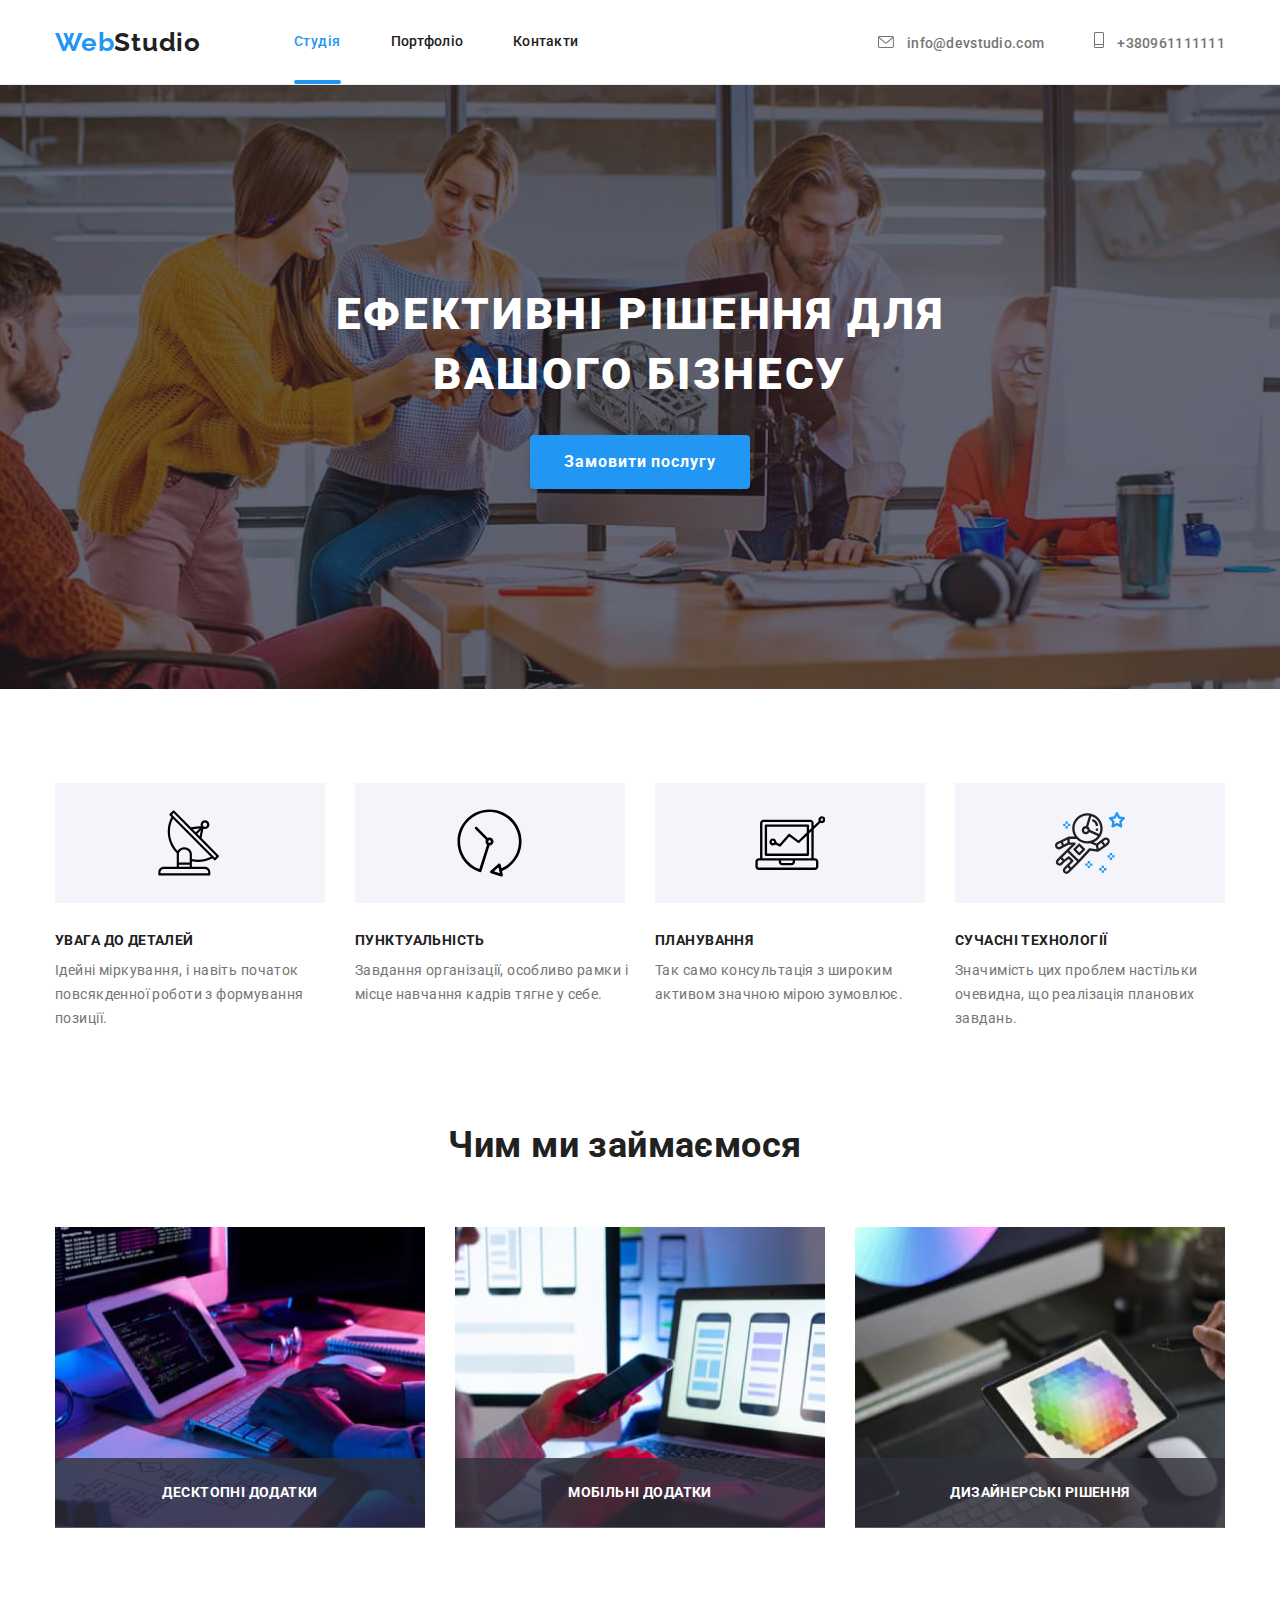
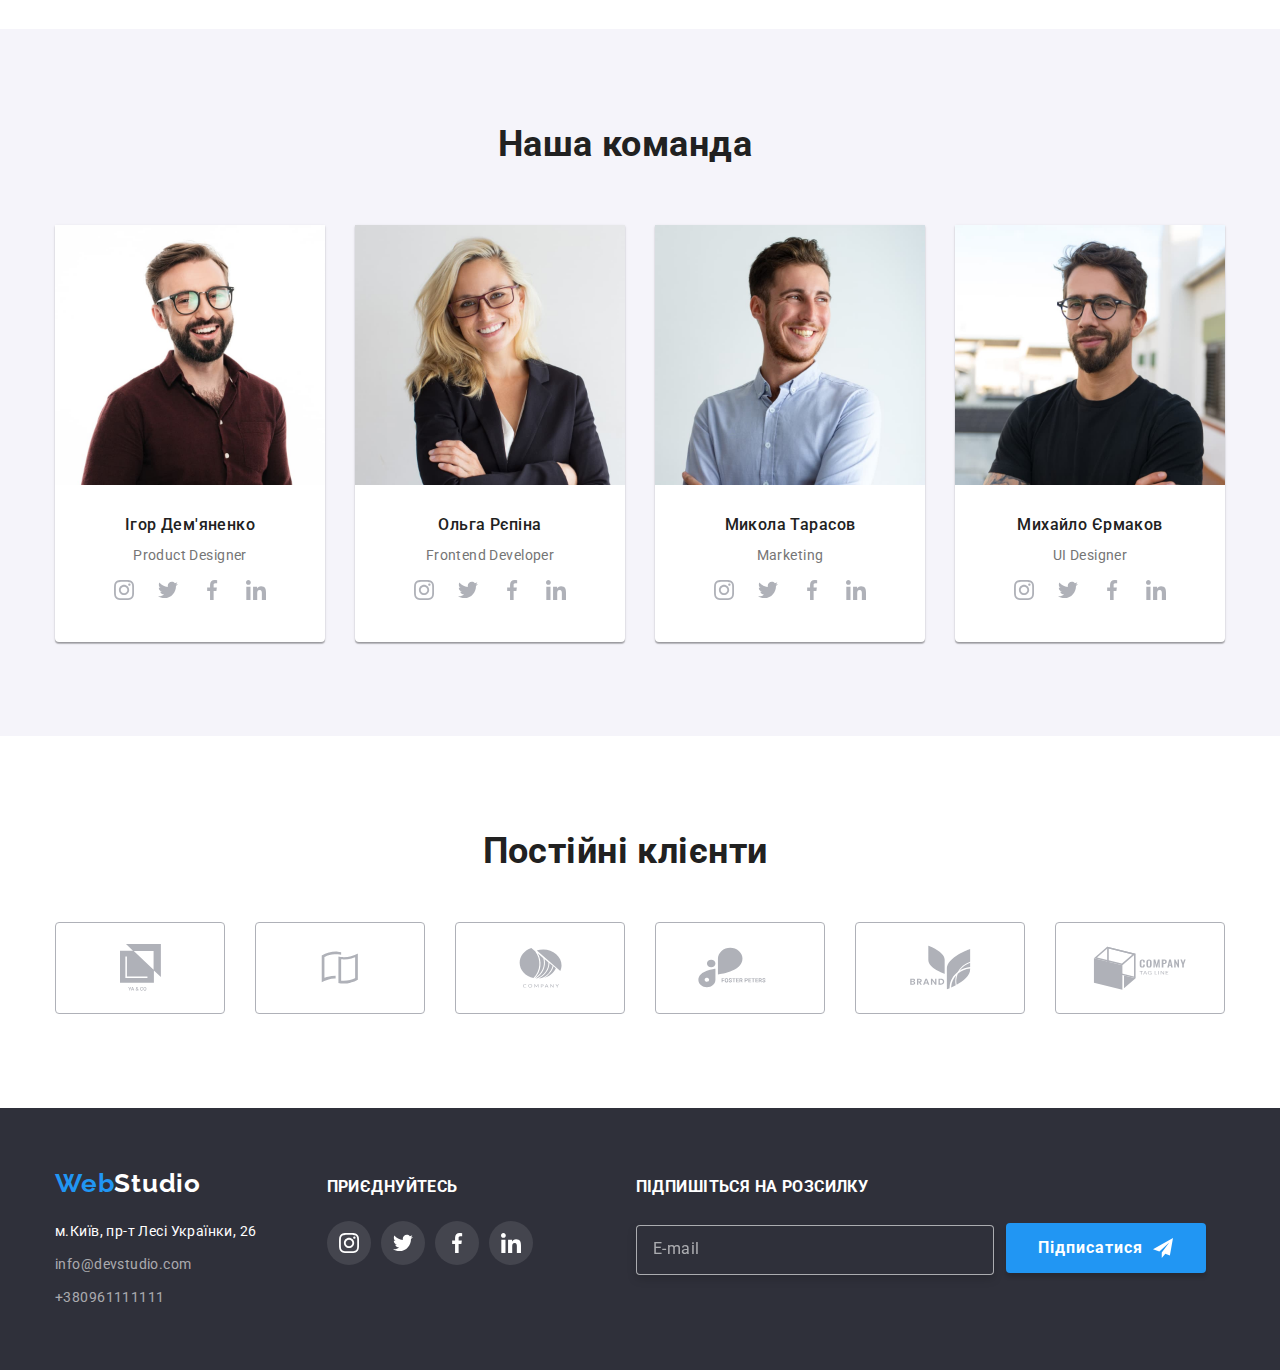
<file: index.html>
<!DOCTYPE html>
<html lang="uk">
  <head>
    <meta charset="UTF-8" />
    <meta http-equiv="X-UA-Compatible" content="IE=edge" />
    <meta name="viewport" content="width=device-width, initial-scale=1.0" />
    <title>Webstudio</title>

    <link rel="preconnect" href="https://fonts.googleapis.com" />
    <link rel="preconnect" href="https://fonts.gstatic.com" crossorigin />
    <link
      href="https://fonts.googleapis.com/css2?family=Raleway:wght@700&family=Roboto:wght@400;500;700;900&display=swap"
      rel="stylesheet"
    />

    <!-- <link
      rel="stylesheet"
      href="https://cdnjs.cloudflare.com/ajax/libs/modern-normalize/1.1.0/modern-normalize.min.css"
      integrity="sha512-wpPYUAdjBVSE4KJnH1VR1HeZfpl1ub8YT/NKx4PuQ5NmX2tKuGu6U/JRp5y+Y8XG2tV+wKQpNHVUX03MfMFn9Q=="
      crossorigin="anonymous"
      referrerpolicy="no-referrer"
    /> -->

    <link rel="stylesheet" href="./css/main.min.css" />
  </head>

  <body>
    <!--Шапка-->
    <header class="header">
      <div class="container header__main-nav">
        <nav class="header__nav">
          <a href="./index.html" class="logo">
            Web<span class="header__logo">Studio</span></a
          >
          <ul class="header__site-nav list">
            <li class="item"><a href="" class="link-current">Студія</a></li>
            <li class="item">
              <a href="./portfolio.html" class="link">Портфоліо</a>
            </li>
            <li class="item"><a href="" class="link">Контакти</a></li>
          </ul>
        </nav>

        <ul class="header__auth-nav list">
          <li class="item">
            <a href="mailto:info@devstudio.com" class="link">
              <svg class="header__svg" width="16px" height="12px">
                <use href="./images/icons.svg#icon-envelope"></use>
              </svg>
              info@devstudio.com</a
            >
          </li>

          <li class="item">
            <a href="tel:+380961111111" class="link">
              <svg class="header__svg" width="10px" height="16px">
                <use href="./images/icons.svg#icon-phone"></use>
              </svg>
              +380961111111</a
            >
          </li>
        </ul>
      </div>
    </header>

    <main>
      <!--Герой-->
      <section class="section hero">
        <div class="hero__wrapper">
          <div class="container">
            <div class="hero__main-title">
              <h1 class="hero__title">Ефективні рішення для вашого бізнесу</h1>

              <button data-modal-open type="button" class="button">
                Замовити послугу
              </button>

              <div class="backdrop is-hidden" data-modal>
                <div class="modal">
                  <button class="modal-btn" data-modal-close>
                    <svg class="close" width="11px" height="11px">
                      <use href="./images/icons.svg#icon-modal-btn-close"></use>
                    </svg>
                  </button>

                  <form class="form">
                    <p class="form-title">
                      Залиште свої дані, ми вам передзвонимо
                    </p>

                    <label for="inputName" class="label">Ім'я</label>
                    <div class="input-wrapper">
                      <input
                        type="text"
                        name="name"
                        id="inputName"
                        class="input field"
                        required
                      />
                      <svg class="input-icon" width="18" height="18">
                        <use href="/images/icons.svg#icon-person"></use>
                      </svg>
                    </div>

                    <label for="inputTel" class="label">Телефон</label>
                    <div class="input-wrapper">
                      <input
                        type="tel"
                        name="phone"
                        id="inputTel"
                        class="input field"
                        required
                      />
                      <svg class="input-icon" width="18" height="18">
                        <use href="/images/icons.svg#icon-phone-1"></use>
                      </svg>
                    </div>

                    <label for="inputEmail" class="label">Пошта</label>
                    <div class="input-wrapper">
                      <input
                        type="email"
                        name="email"
                        id="inputEmail"
                        class="input field"
                        required
                      />
                      <svg class="input-icon" width="18" height="18">
                        <use href="/images/icons.svg#icon-email"></use>
                      </svg>
                    </div>

                    <label for="inputMessage" class="label">Коментар</label>

                    <textarea
                      class="input textarea"
                      name="message"
                      id="inputMessage"
                      placeholder="Введіть текст"
                    >
                    </textarea>

                    <label class="check-label">
                      <input
                        type="checkbox"
                        name="check"
                        class="input-check"
                        checked
                      />
                      <span class="check-wrapp">
                        <svg class="check-icon" width="16" height="15">
                          <use href="./images/icons.svg#icon-icon-check"></use>
                        </svg>
                      </span>

                      Погоджуюся з розсилкою та приймаю
                      <a href="#" target="_blank" class="check-link">
                        Умови договору
                      </a>
                    </label>

                    <button class="button form-button" type="submit">
                      Відправити
                    </button>
                  </form>
                </div>
              </div>
            </div>
          </div>
        </div>
      </section>

      <!--Преимущества-->
      <section class="section feature">
        <div class="container">
          <h2 class="section-title visually-hidden">Переваги</h2>
          <ul class="feature__list">
            <li class="feature__item">
              <div class="feature__icons">
                <svg class="feature__icon" width="65px" height="70px">
                  <use href="./images/icons.svg#icon-attention"></use>
                </svg>
              </div>
              <h3 class="title">УВАГА ДО ДЕТАЛЕЙ</h3>
              <p>
                Ідейні міркування, і навіть початок повсякденної роботи з
                формування позиції.
              </p>
            </li>

            <li class="feature__item">
              <div class="feature__icons">
                <svg class="feature__icon" width="67px" height="70px">
                  <use href="./images/icons.svg#icon-punctual"></use>
                </svg>
              </div>
              <h3 class="title">ПУНКТУАЛЬНІСТЬ</h3>
              <p>
                Завдання організації, особливо рамки і місце навчання кадрів
                тягне у себе.
              </p>
            </li>

            <li class="feature__item">
              <div class="feature__icons">
                <svg class="feature__icon" width="70px" height="54px">
                  <use href="./images/icons.svg#icon-plan"></use>
                </svg>
              </div>
              <h3 class="title">ПЛАНУВАННЯ</h3>
              <p>
                Так само консультація з широким активом значною мірою зумовлює.
              </p>
            </li>

            <li class="feature__item">
              <div class="feature__icons">
                <svg class="feature__icon" width="70px" height="70px">
                  <use href="./images/icons.svg#icon-technology"></use>
                </svg>
              </div>
              <h3 class="title">СУЧАСНІ ТЕХНОЛОГІЇ</h3>
              <p>
                Значимість цих проблем настільки очевидна, що реалізація
                планових завдань.
              </p>
            </li>
          </ul>
        </div>
      </section>

      <!--Чем занимается-->
      <section class="section engage">
        <div class="container">
          <h2 class="section-title">Чим ми займаємося</h2>
          <ul class="engage__list">
            <li class="engage__img">
              <div class="wrapper__image">
                <img
                  src="./images/desktop.jpg"
                  alt="Десктопні додатки"
                  width="370"
                  height="300"
                />

                <div class="engage__descr">
                  <p>Десктопні додатки</p>
                </div>
              </div>
            </li>
            <li class="engage__img">
              <div class="wrapper__image">
                <img
                  src="./images/mobile.jpg"
                  alt="Мобільні додатки"
                  width="370"
                  height="300"
                />
                <div class="engage__descr">
                  <p>Мобільні додатки</p>
                </div>
              </div>
            </li>
            <li class="engage__img">
              <div class="wrapper__image">
                <img
                  src="./images/designer.jpg"
                  alt="Дизайнерські рішення"
                  width="370"
                  height="300"
                />
                <div class="engage__descr">
                  <p>Дизайнерські рішення</p>
                </div>
              </div>
            </li>
          </ul>
        </div>
      </section>

      <!--Команда-->
      <section class="section team">
        <div class="container">
          <h2 class="section-title">Наша команда</h2>
          <ul class="team__list">
            <li class="team__item">
              <div class="team__card">
                <img
                  class="team__image"
                  src="./images/demyanenko.jpg"
                  alt="Дем'яненко"
                  width="270"
                  height="260"
                />
                <div class="team__name">
                  <h3 class="title">Ігор Дем'яненко</h3>
                  <p>Product Designer</p>

                  <ul class="team__contact">
                    <li>
                      <a class="link-svg" href="#" aria-label="instagram">
                        <svg class="icon-symbol" width="20px" height="20px">
                          <use href="./images/icons.svg#icon-instagram"></use>
                        </svg>
                      </a>
                    </li>

                    <li>
                      <a class="link-svg" href="#" aria-label="twitter">
                        <svg class="icon-symbol" width="20px" height="20px">
                          <use href="./images/icons.svg#icon-twitter"></use>
                        </svg>
                      </a>
                    </li>

                    <li>
                      <a class="link-svg" href="#" aria-label="facebook">
                        <svg class="icon-symbol" width="20px" height="20px">
                          <use href="./images/icons.svg#icon-facebook"></use>
                        </svg>
                      </a>
                    </li>

                    <li>
                      <a class="link-svg" href="#" aria-label="linkedin">
                        <svg class="icon-symbol" width="20px" height="20px">
                          <use href="./images/icons.svg#icon-linkedin"></use>
                        </svg>
                      </a>
                    </li>
                  </ul>
                </div>
              </div>
            </li>
            <li class="team__item">
              <div class="team__card">
                <img
                  class="team__image"
                  src="./images/repina.jpg"
                  alt="Рєпіна"
                  width="270"
                  height="260"
                />
                <div class="team__name">
                  <h3 class="title">Ольга Рєпіна</h3>
                  <p class="position">Frontend Developer</p>

                  <ul class="team__contact">
                    <li>
                      <a class="link-svg" href="#" aria-label="instagram">
                        <svg class="icon-symbol" width="20px" height="20px">
                          <use href="./images/icons.svg#icon-instagram"></use>
                        </svg>
                      </a>
                    </li>

                    <li>
                      <a class="link-svg" href="#" aria-label="twitter">
                        <svg class="icon-symbol" width="20px" height="20px">
                          <use href="./images/icons.svg#icon-twitter"></use>
                        </svg>
                      </a>
                    </li>

                    <li>
                      <a class="link-svg" href="#" aria-label="facebook">
                        <svg class="icon-symbol" width="20px" height="20px">
                          <use href="./images/icons.svg#icon-facebook"></use>
                        </svg>
                      </a>
                    </li>

                    <li>
                      <a class="link-svg" href="#" aria-label="linkedin">
                        <svg class="icon-symbol" width="20px" height="20px">
                          <use href="./images/icons.svg#icon-linkedin"></use>
                        </svg>
                      </a>
                    </li>
                  </ul>
                </div>
              </div>
            </li>
            <li class="team__item">
              <div class="team__card">
                <img
                  class="team__image"
                  src="./images/tarasov.jpg"
                  alt="Тарасов"
                  width="270"
                  height="260"
                />
                <div class="team__name">
                  <h3 class="title">Микола Тарасов</h3>
                  <p>Marketing</p>

                  <ul class="team__contact">
                    <li>
                      <a class="link-svg" href="#" aria-label="instagram">
                        <svg class="icon-symbol" width="20px" height="20px">
                          <use href="./images/icons.svg#icon-instagram"></use>
                        </svg>
                      </a>
                    </li>

                    <li>
                      <a class="link-svg" href="#" aria-label="twitter">
                        <svg class="icon-symbol" width="20px" height="20px">
                          <use href="./images/icons.svg#icon-twitter"></use>
                        </svg>
                      </a>
                    </li>

                    <li>
                      <a class="link-svg" href="#" aria-label="facebook">
                        <svg class="icon-symbol" width="20px" height="20px">
                          <use href="./images/icons.svg#icon-facebook"></use>
                        </svg>
                      </a>
                    </li>

                    <li>
                      <a class="link-svg" href="#" aria-label="linkedin">
                        <svg class="icon-symbol" width="20px" height="20px">
                          <use href="./images/icons.svg#icon-linkedin"></use>
                        </svg>
                      </a>
                    </li>
                  </ul>
                </div>
              </div>
            </li>
            <li class="team__item">
              <div class="team__card">
                <img
                  class="team__image"
                  src="./images/ermakov.jpg"
                  alt="Єрмаков"
                  width="270"
                  height="260"
                />
                <div class="team__name">
                  <h3 class="title">Михайло Єрмаков</h3>
                  <p>UI Designer</p>

                  <ul class="team__contact">
                    <li>
                      <a class="link-svg" href="#" aria-label="instagram">
                        <svg class="icon-symbol" width="20px" height="20px">
                          <use href="./images/icons.svg#icon-instagram"></use>
                        </svg>
                      </a>
                    </li>

                    <li>
                      <a class="link-svg" href="#" aria-label="twitter">
                        <svg class="icon-symbol" width="20px" height="20px">
                          <use href="./images/icons.svg#icon-twitter"></use>
                        </svg>
                      </a>
                    </li>

                    <li>
                      <a class="link-svg" href="#" aria-label="facebook">
                        <svg class="icon-symbol" width="20px" height="20px">
                          <use href="./images/icons.svg#icon-facebook"></use>
                        </svg>
                      </a>
                    </li>

                    <li>
                      <a class="link-svg" href="#" aria-label="linkedin">
                        <svg class="icon-symbol" width="20px" height="20px">
                          <use href="./images/icons.svg#icon-linkedin"></use>
                        </svg>
                      </a>
                    </li>
                  </ul>
                </div>
              </div>
            </li>
          </ul>
        </div>
      </section>
    </main>

    <!--Постоянные клиенты-->
    <section class="section clients">
      <div class="container">
        <h2 class="section-title">Постійні клієнти</h2>

        <ul class="clients__list">
          <li class="clients__company">
            <a class="clients__link" href="#">
              <svg class="clients__icon" width="41px" height="47px">
                <use href="./images/icons.svg#icon-Union"></use>
              </svg>
            </a>
          </li>

          <li class="clients__company">
            <a class="clients__link" href="#">
              <svg class="clients__icon" width="38px" height="34px">
                <use href="./images/icons.svg#icon-company-2"></use>
              </svg>
            </a>
          </li>

          <li class="clients__company">
            <a class="clients__link" href="#">
              <svg class="clients__icon" width="43px" height="41px">
                <use href="./images/icons.svg#icon-company-3"></use>
              </svg>
            </a>
          </li>

          <li class="clients__company">
            <a class="clients__link" href="#">
              <svg class="clients__icon" width="84px" height="41px">
                <use href="./images/icons.svg#icon-company-4"></use>
              </svg>
            </a>
          </li>

          <li class="clients__company">
            <a class="clients__link" href="#">
              <svg class="clients__icon" width="63px" height="45px">
                <use href="./images/icons.svg#icon-company-5"></use>
              </svg>
            </a>
          </li>

          <li class="clients__company">
            <a class="clients__link" href="#">
              <svg class="clients__icon" width="94px" height="44px">
                <use href="./images/icons.svg#icon-company-6"></use>
              </svg>
            </a>
          </li>
        </ul>
      </div>
    </section>

    <!--Футер-->
    <footer class="footer">
      <div class="container footer__info">
        <div>
          <a href="/" class="logo"
            >Web<span class="footer__logo">Studio</span></a
          >

          <address>
            <ul class="footer__nav">
              <li class="footer__auth-nav">
                <a href="м.Київ,пр-тЛесіУкраїнки,26" class="footer__adress"
                  >м.Київ, пр-т Лесі Українки, 26</a
                >
              </li>
              <li class="footer__auth-nav">
                <a href="mailto:info@devstudio.com" class="footer__link"
                  >info@devstudio.com</a
                >
              </li>
              <li class="footer__auth-nav">
                <a href="tel:+3+380961111111" class="footer__link"
                  >+380961111111</a
                >
              </li>
            </ul>
          </address>
        </div>

        <div class="footer__join">
          <h3 class="footer__title">Приєднуйтесь</h3>
          <ul class="footer__contact">
            <li>
              <a
                class="link-svg footer__main-link"
                href="#"
                aria-label="instagram"
              >
                <svg class="icon-symbol" width="20px" height="20px">
                  <use href="./images/icons.svg#icon-instagram"></use>
                </svg>
              </a>
            </li>
            <li>
              <a
                class="link-svg footer__main-link"
                href="#"
                aria-label="twitter"
              >
                <svg class="icon-symbol" width="20px" height="20px">
                  <use href="./images/icons.svg#icon-twitter"></use>
                </svg>
              </a>
            </li>
            <li>
              <a
                class="link-svg footer__main-link"
                href="#"
                aria-label="facebook"
              >
                <svg class="icon-symbol" width="20px" height="20px">
                  <use href="./images/icons.svg#icon-facebook"></use>
                </svg>
              </a>
            </li>
            <li>
              <a
                class="link-svg footer__main-link"
                href="#"
                aria-label="linkedin"
              >
                <svg class="icon-symbol" width="20px" height="20px">
                  <use href="./images/icons.svg#icon-linkedin"></use>
                </svg>
              </a>
            </li>
          </ul>
        </div>

        <div class="footer__label">
          <h3 class="footer__title">Підпишіться на розсилку</h3>
          <label for="inputEmail" class="label"></label>
          <div class="input-wrapper">
            <input
              type="email"
              name="email"
              id="inputEmaill"
              placeholder="E-mail"
              class="input footer__field"
              required
            />
          </div>
        </div>
        <div class="footer__btn">
          <button class="footer__button">
            Підписатися
            <svg class="footer__icon" width="20px" height="20px">
              <use href="./images/icons.svg#icon-icon-send-1"></use>
            </svg>
          </button>
        </div>
      </div>
    </footer>

    <script src="./js/modal.js"></script>
  </body>
</html>
</file>
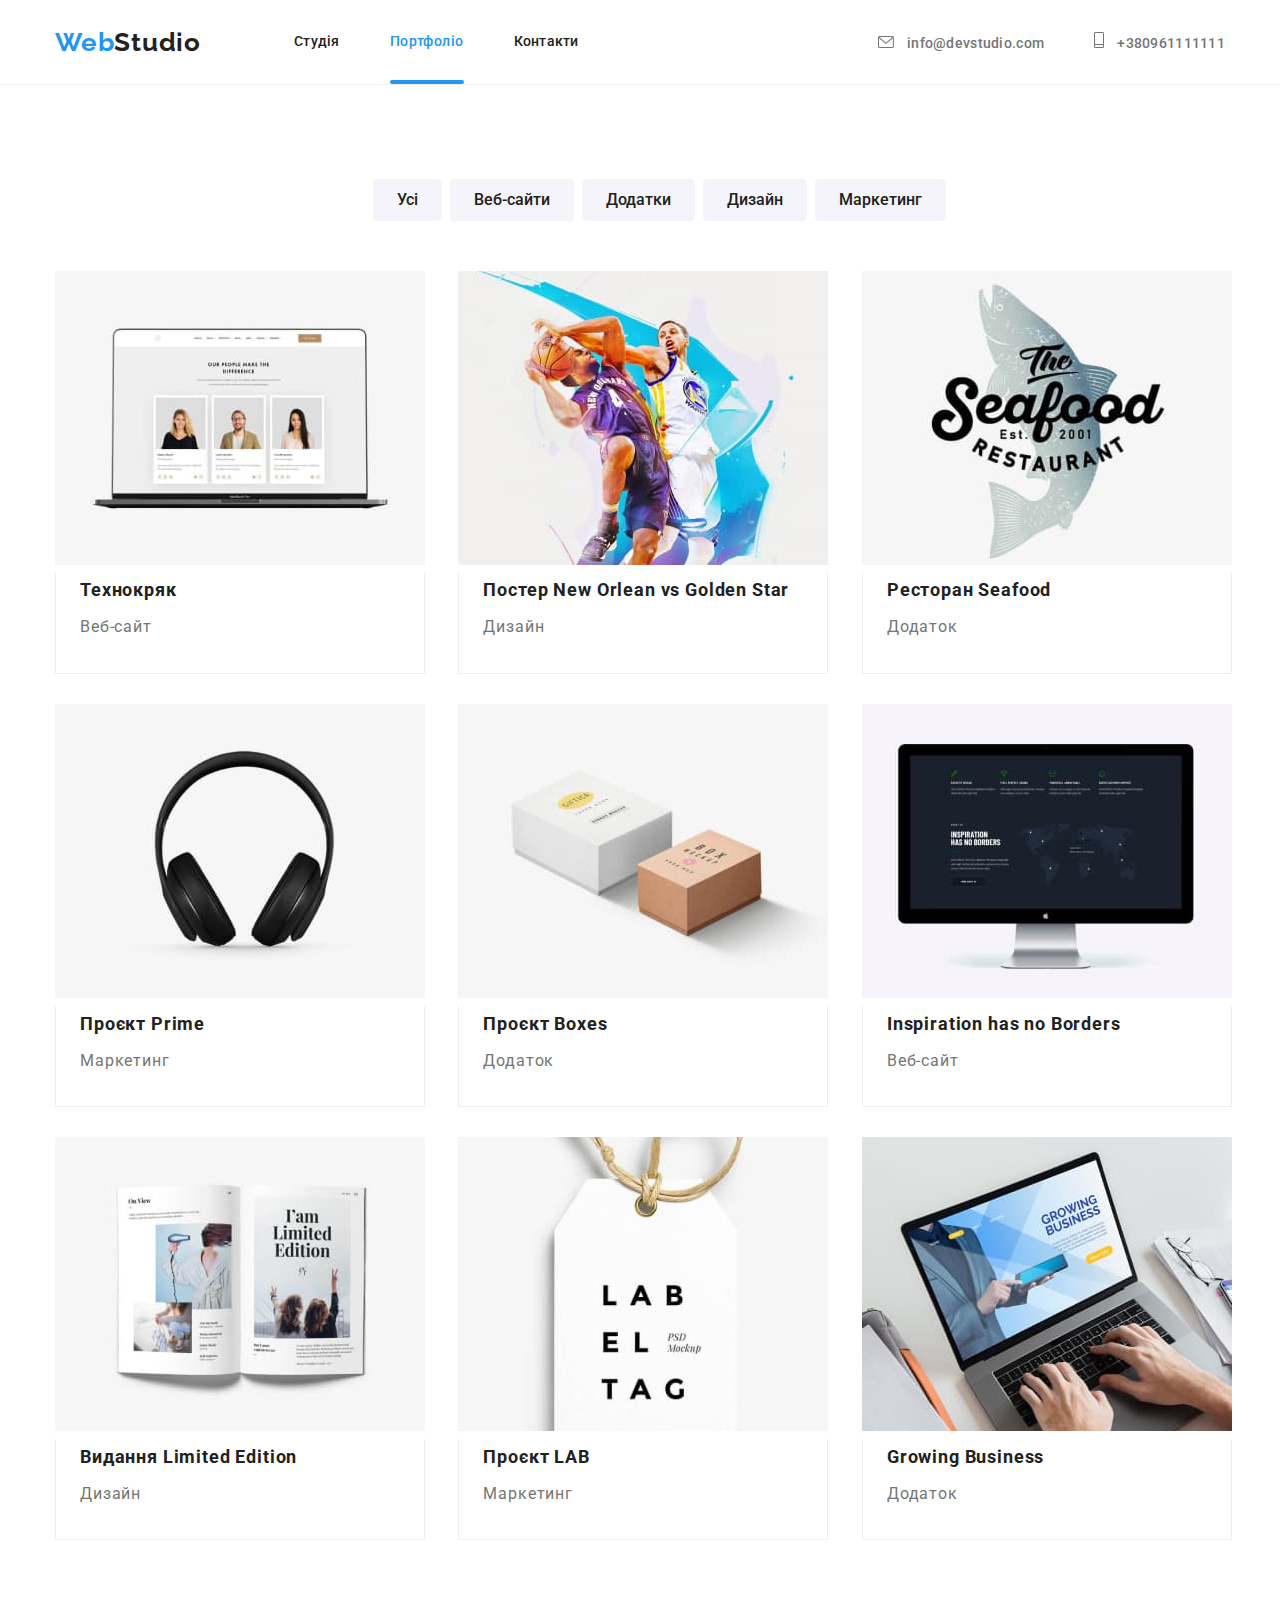
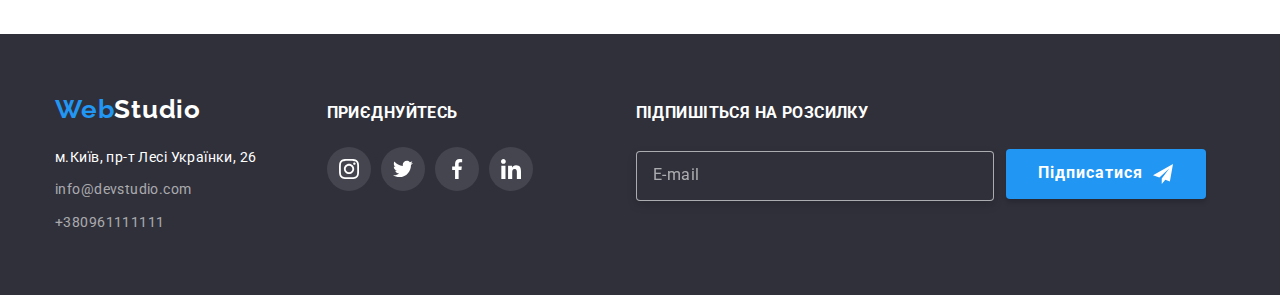
<file: portfolio.html>
<!DOCTYPE html>
<html lang="uk">
  <head>
    <meta charset="UTF-8" />
    <meta http-equiv="X-UA-Compatible" content="IE=edge" />
    <meta name="viewport" content="width=device-width, initial-scale=1.0" />
    <title>Document</title>

    <link rel="preconnect" href="https://fonts.googleapis.com" />
    <link rel="preconnect" href="https://fonts.gstatic.com" crossorigin />
    <link
      href="https://fonts.googleapis.com/css2?family=Raleway:wght@700&family=Roboto:wght@400;500;700;900&display=swap"
      rel="stylesheet"
    />
    <!-- <link
      rel="stylesheet"
      href="https://cdnjs.cloudflare.com/ajax/libs/modern-normalize/1.1.0/modern-normalize.min.css"
      integrity="sha512-wpPYUAdjBVSE4KJnH1VR1HeZfpl1ub8YT/NKx4PuQ5NmX2tKuGu6U/JRp5y+Y8XG2tV+wKQpNHVUX03MfMFn9Q=="
      crossorigin="anonymous"
      referrerpolicy="no-referrer"
    /> -->

    <link rel="stylesheet" href="./css/main.min.css" />
  </head>

  <body>
    <!--Шапка-->
    <header class="header">
      <div class="container header__main-nav">
        <nav class="header__nav">
          <a href="./index.html" class="logo">
            Web<span class="header__logo">Studio</span></a
          >
          <ul class="header__site-nav list">
            <li class="item"><a href="./index.html" class="link">Студія</a></li>
            <li class="item">
              <a href="" class="link-current">Портфоліо</a>
            </li>
            <li class="item"><a href="" class="link">Контакти</a></li>
          </ul>
        </nav>

        <ul class="header__auth-nav list">
          <li class="item">
            <a href="mailto:info@devstudio.com" class="link">
              <svg class="header__svg" width="16px" height="12px">
                <use href="./images/icons.svg#icon-envelope"></use>
              </svg>
              info@devstudio.com</a
            >
          </li>

          <li class="item">
            <a href="tel:+380961111111" class="link">
              <svg class="header__svg" width="10px" height="16px">
                <use href="./images/icons.svg#icon-phone"></use>
              </svg>
              +380961111111</a
            >
          </li>
        </ul>
      </div>
    </header>

    <main>
      <section class="section portfolio">
        <div class="container">
          <h1 hidden class="section-title">Меню</h1>
          <!-- Кнопки -->
          <ul class="button__list">
            <li>
              <button type="button" class="button__portfolio">Усі</button>
            </li>
            <li>
              <button type="button" class="button__portfolio">Веб-сайти</button>
            </li>
            <li>
              <button type="button" class="button__portfolio">Додатки</button>
            </li>
            <li>
              <button type="button" class="button__portfolio">Дизайн</button>
            </li>
            <li>
              <button type="button" class="button__portfolio">Маркетинг</button>
            </li>
          </ul>
        </div>

        <!-- портфолио -->
        <div class="container">
          <div class="flex-container">
            <ul class="portfolio">
              <li class="portfolio__link">
                <a href="/" class="portfolio__card">
                  <div class="portfolio__image">
                    <img
                      src="./images/tehnokryak.jpg"
                      alt="Технокряк"
                      width="370"
                      height="294"
                    />

                    <div class="portfolio-overlay">
                      <p class="overlay-text">
                        Ресурс пропонує комплексні пропозиції з різним рівнем
                        функціоналу та сервісів. Все це дозволить відвідувачу
                        отримати вичерпні відомості про компанію чи приватну
                        особу.
                      </p>
                    </div>
                  </div>

                  <div class="portfolio__name">
                    <h2 class="portfolio__title">Технокряк</h2>
                    <p class="portfolio__text">Веб-сайт</p>
                  </div>
                </a>
              </li>
              <li class="portfolio__link">
                <a href="/" class="portfolio__card">
                  <div class="portfolio__image">
                    <img
                      src="./images/poster.jpg"
                      alt="Постер New Orlean vs Golden
              Star"
                      width="370"
                      height="294"
                    />
                    <div class="portfolio-overlay">
                      <p class="overlay-text">
                        Ресурс пропонує комплексні пропозиції з різним рівнем
                        функціоналу та сервісів. Все це дозволить відвідувачу
                        отримати вичерпні відомості про компанію чи приватну
                        особу.
                      </p>
                    </div>
                  </div>

                  <div class="portfolio__name">
                    <h2 class="portfolio__title">
                      Постер New Orlean vs Golden Star
                    </h2>
                    <p class="portfolio__text">Дизайн</p>
                  </div>
                </a>
              </li>
              <li class="portfolio__link">
                <a href="/" class="portfolio__card">
                  <div class="portfolio__image">
                    <img
                      src="./images/restourant.jpg"
                      alt="Ресторан Seafood"
                      width="370"
                      height="294"
                    />
                    <div class="portfolio-overlay">
                      <p class="overlay-text">
                        Ресурс пропонує комплексні пропозиції з різним рівнем
                        функціоналу та сервісів. Все це дозволить відвідувачу
                        отримати вичерпні відомості про компанію чи приватну
                        особу.
                      </p>
                    </div>
                  </div>
                  <div class="portfolio__name">
                    <h2 class="portfolio__title">Ресторан Seafood</h2>
                    <p class="portfolio__text">Додаток</p>
                  </div>
                </a>
              </li>
              <li class="portfolio__link">
                <a href="/" class="portfolio__card">
                  <div class="portfolio__image">
                    <img
                      src="./images/project-prime.jpg"
                      alt="Проєкт Prime"
                      width="370"
                      height="294"
                    />
                    <div class="portfolio-overlay">
                      <p class="overlay-text">
                        Ресурс пропонує комплексні пропозиції з різним рівнем
                        функціоналу та сервісів. Все це дозволить відвідувачу
                        отримати вичерпні відомості про компанію чи приватну
                        особу.
                      </p>
                    </div>
                  </div>
                  <div class="portfolio__name">
                    <h2 class="portfolio__title">Проєкт Prime</h2>
                    <p class="portfolio__text">Маркетинг</p>
                  </div>
                </a>
              </li>
              <li class="portfolio__link">
                <a href="/" class="portfolio__card">
                  <div class="portfolio__image">
                    <img
                      src="./images/project-boxes.jpg"
                      alt="Проєкт Boxes"
                      width="370"
                      height="294"
                    />
                    <div class="portfolio-overlay">
                      <p class="overlay-text">
                        Ресурс пропонує комплексні пропозиції з різним рівнем
                        функціоналу та сервісів. Все це дозволить відвідувачу
                        отримати вичерпні відомості про компанію чи приватну
                        особу.
                      </p>
                    </div>
                  </div>
                  <div class="portfolio__name">
                    <h2 class="portfolio__title">Проєкт Boxes</h2>
                    <p class="portfolio__text">Додаток</p>
                  </div>
                </a>
              </li>
              <li class="portfolio__link">
                <a href="/" class="portfolio__card">
                  <div class="portfolio__image">
                    <img
                      src="./images/inspiration.jpg"
                      alt="Inspiration has no
              Borders"
                      width="370"
                      height="294"
                    />
                    <div class="portfolio-overlay">
                      <p class="overlay-text">
                        Ресурс пропонує комплексні пропозиції з різним рівнем
                        функціоналу та сервісів. Все це дозволить відвідувачу
                        отримати вичерпні відомості про компанію чи приватну
                        особу.
                      </p>
                    </div>
                  </div>
                  <div class="portfolio__name">
                    <h2 class="portfolio__title">Inspiration has no Borders</h2>
                    <p class="portfolio__text">Веб-сайт</p>
                  </div>
                </a>
              </li>
              <li class="portfolio__link">
                <a href="/" class="portfolio__card">
                  <div class="portfolio__image">
                    <img
                      src="./images/book.jpg"
                      alt="Видання Limited Edition"
                      width="370"
                      height="294"
                    />
                    <div class="portfolio-overlay">
                      <p class="overlay-text">
                        Ресурс пропонує комплексні пропозиції з різним рівнем
                        функціоналу та сервісів. Все це дозволить відвідувачу
                        отримати вичерпні відомості про компанію чи приватну
                        особу.
                      </p>
                    </div>
                  </div>
                  <div class="portfolio__name">
                    <h2 class="portfolio__title">Видання Limited Edition</h2>
                    <p class="portfolio__text">Дизайн</p>
                  </div>
                </a>
              </li>
              <li class="portfolio__link">
                <a href="/" class="portfolio__card">
                  <div class="portfolio__image">
                    <img
                      src="./images/project-lab.jpg"
                      alt="Проєкт LAB"
                      width="370"
                      height="294"
                    />
                    <div class="portfolio-overlay">
                      <p class="overlay-text">
                        Ресурс пропонує комплексні пропозиції з різним рівнем
                        функціоналу та сервісів. Все це дозволить відвідувачу
                        отримати вичерпні відомості про компанію чи приватну
                        особу.
                      </p>
                    </div>
                  </div>
                  <div class="portfolio__name">
                    <h2 class="portfolio__title">Проєкт LAB</h2>
                    <p class="portfolio__text">Маркетинг</p>
                  </div>
                </a>
              </li>
              <li class="portfolio__link">
                <a href="/" class="portfolio__card">
                  <div class="portfolio__image">
                    <img
                      src="./images/growing-business.jpg"
                      alt="Growing Business"
                      width="370"
                      height="294"
                    />
                    <div class="portfolio-overlay">
                      <p class="overlay-text">
                        Ресурс пропонує комплексні пропозиції з різним рівнем
                        функціоналу та сервісів. Все це дозволить відвідувачу
                        отримати вичерпні відомості про компанію чи приватну
                        особу.
                      </p>
                    </div>
                  </div>
                  <div class="portfolio__name">
                    <h2 class="portfolio__title">Growing Business</h2>
                    <p class="portfolio__text">Додаток</p>
                  </div>
                </a>
              </li>
            </ul>
          </div>
        </div>
      </section>
    </main>

    <!--Футер-->
    <footer class="footer">
      <div class="container footer__info">
        <div>
          <a href="/" class="logo"
            >Web<span class="footer__logo">Studio</span></a
          >

          <address>
            <ul class="footer__nav">
              <li class="footer__auth-nav">
                <a href="м.Київ,пр-тЛесіУкраїнки,26" class="footer__adress"
                  >м.Київ, пр-т Лесі Українки, 26</a
                >
              </li>
              <li class="footer__auth-nav">
                <a href="mailto:info@devstudio.com" class="footer__link"
                  >info@devstudio.com</a
                >
              </li>
              <li class="footer__auth-nav">
                <a href="tel:+3+380961111111" class="footer__link"
                  >+380961111111</a
                >
              </li>
            </ul>
          </address>
        </div>

        <div class="footer__join">
          <h3 class="footer__title">Приєднуйтесь</h3>
          <ul class="footer__contact">
            <li>
              <a
                class="link-svg footer__main-link"
                href="#"
                aria-label="instagram"
              >
                <svg class="icon-symbol" width="20px" height="20px">
                  <use href="./images/icons.svg#icon-instagram"></use>
                </svg>
              </a>
            </li>
            <li>
              <a
                class="link-svg footer__main-link"
                href="#"
                aria-label="twitter"
              >
                <svg class="icon-symbol" width="20px" height="20px">
                  <use href="./images/icons.svg#icon-twitter"></use>
                </svg>
              </a>
            </li>
            <li>
              <a
                class="link-svg footer__main-link"
                href="#"
                aria-label="facebook"
              >
                <svg class="icon-symbol" width="20px" height="20px">
                  <use href="./images/icons.svg#icon-facebook"></use>
                </svg>
              </a>
            </li>
            <li>
              <a
                class="link-svg footer__main-link"
                href="#"
                aria-label="linkedin"
              >
                <svg class="icon-symbol" width="20px" height="20px">
                  <use href="./images/icons.svg#icon-linkedin"></use>
                </svg>
              </a>
            </li>
          </ul>
        </div>

        <div class="footer__label">
          <h3 class="footer__title">Підпишіться на розсилку</h3>
          <label for="inputEmail" id="subscribe" class="label"></label>
          <div class="input-wrapper">
            <input
              type="email"
              name="email"
              id="inputEmail"
              placeholder="E-mail"
              class="input footer__field"
              required
            />
          </div>
        </div>
        <div class="footer__btn">
          <button class="footer__button">
            Підписатися
            <svg class="footer__icon" width="20px" height="20px">
              <use href="./images/icons.svg#icon-icon-send-1"></use>
            </svg>
          </button>
        </div>
      </div>
    </footer>
  </body>
</html>
</file>
<file: css/main.min.css>
/*! modern-normalize v1.1.0 | MIT License | https://github.com/sindresorhus/modern-normalize */*,::after,::before{box-sizing:border-box}html{-moz-tab-size:4;tab-size:4}html{line-height:1.15;-webkit-text-size-adjust:100%}body{margin:0}body{font-family:system-ui,-apple-system,"Segoe UI",Roboto,Helvetica,Arial,sans-serif,"Apple Color Emoji","Segoe UI Emoji"}hr{height:0;color:inherit}abbr[title]{text-decoration:underline dotted}b,strong{font-weight:bolder}code,kbd,pre,samp{font-family:ui-monospace,SFMono-Regular,Consolas,"Liberation Mono",Menlo,monospace;font-size:1em}small{font-size:80%}sub,sup{font-size:75%;line-height:0;position:relative;vertical-align:baseline}sub{bottom:-0.25em}sup{top:-0.5em}table{text-indent:0;border-color:inherit}button,input,optgroup,select,textarea{font-family:inherit;font-size:100%;line-height:1.15;margin:0}button,select{text-transform:none}[type=button],[type=reset],[type=submit],button{-webkit-appearance:button}::-moz-focus-inner{border-style:none;padding:0}:-moz-focusring{outline:1px dotted ButtonText}:-moz-ui-invalid{box-shadow:none}legend{padding:0}progress{vertical-align:baseline}::-webkit-inner-spin-button,::-webkit-outer-spin-button{height:auto}[type=search]{-webkit-appearance:textfield;outline-offset:-2px}::-webkit-search-decoration{-webkit-appearance:none}::-webkit-file-upload-button{-webkit-appearance:button;font:inherit}summary{display:list-item}:root{--primary-text-color: #757575;--title-text-color: #212121;--accent-color: #2f303a;--blue-color: #2196f3;--white-color: #ffffff}body,h1,h2,h3,h4,h5,h6,p,ul,ol,li{margin:0;padding:0}ul,ol{list-style:none}.visually-hidden{position:absolute;white-space:nowrap;width:1px;height:1px;overflow:hidden;border:0;padding:0;clip:rect(0 0 0 0);clip-path:inset(50%);margin:-1px}body{color:var(--primary-text-color);font-family:Roboto,sans-serif;letter-spacing:.03em;font-weight:400;font-size:14px;line-height:1.71}.container{margin-left:auto;margin-right:auto;max-width:1200px;padding:0 15px}.section{padding-top:94px;padding-bottom:94px;margin:0px}.section-title{color:var(--title-text-color);font-weight:700;font-size:36px;line-height:1.17;text-align:center;margin-bottom:10px;margin-right:30px}.button{color:#fff;background-color:#2196f3;border-radius:4px;border-color:rgba(0,0,0,0);padding:10px 32px;display:inline-block;min-width:216px;min-height:50px;text-align:center;box-shadow:0px 4px 4px rgba(0,0,0,.15);letter-spacing:.06em;font-weight:700;font-size:16px;line-height:1.88;cursor:pointer;transition:background-color 250ms cubic-bezier(0.4, 0, 0.2, 1),color 250ms cubic-bezier(0.4, 0, 0.2, 1),box-shadow 250ms cubic-bezier(0.4, 0, 0.2, 1)}.button:hover,.button:focus{color:#2196f3;background-color:#fff}.header{border-bottom:1px solid #ececec}.header__main-nav{display:flex;align-items:center}.header__nav{display:flex;align-items:center}.header__logo{color:var(--title-text-color)}.header__site-nav{margin-left:93px}.header__site-nav .item{align-self:center;position:relative}.header__site-nav .item+.item{margin-left:50px}.header__site-nav.list{display:flex}.header__site-nav .link{color:var(--title-text-color);letter-spacing:.02em;text-decoration:none;font-weight:500;font-size:14px;line-height:1.14;padding-top:32px;padding-bottom:32px;display:block;transition:color 250ms cubic-bezier(0.4, 0, 0.2, 1)}.header__site-nav .link:hover,.header__site-nav .link:focus{color:var(--blue-color)}.header__site-nav .link-current{color:var(--blue-color);font-weight:500;font-size:14px;line-height:1.14;text-decoration:none;padding-top:32px;padding-bottom:32px}.header__site-nav .link-current,.header .header__site-nav .link-portfolio{position:relative}.header__site-nav .link-current::after,.header .header__site-nav .link-portfolio::after{display:block;content:"";height:4px;width:100%;background:var(--blue-color);border-radius:2px;bottom:-3px;position:absolute}.header__auth-nav{display:flex;margin-left:auto;align-items:baseline}.header__auth-nav .item{display:flex}.header__auth-nav .item+.item{margin-left:50px}.header__auth-nav .link{color:#757575;letter-spacing:.02em;font-weight:500;font-size:14px;line-height:1.14;text-decoration:none;padding-top:32px;padding-bottom:32px;display:block;transition:color 250ms cubic-bezier(0.4, 0, 0.2, 1)}.header__auth-nav .link:hover,.header__auth-nav .link:focus{fill:#2196f3;color:#2196f3}.header__svg{fill:currentColor;margin-right:10px;align-self:center}.logo{color:var(--blue-color);font-family:Raleway,sans-serif;letter-spacing:.03em;font-weight:700;font-size:26px;line-height:1.19;text-decoration:none}.hero{text-align:center;padding-top:0;padding-bottom:0}.hero__title{background-color:linear-gradient(rgba(47, 48, 58, 0.4), rgba(47, 48, 58, 0.4));color:var(--white-color);letter-spacing:.06em;font-weight:900;font-size:44px;line-height:1.36;text-transform:uppercase;text-align:center;margin-top:0;margin-bottom:30px}.hero__main-title{max-width:700px;text-align:center;margin-left:auto;margin-right:auto}.hero__wrapper{max-width:1600px;margin-right:auto;margin-left:auto;padding-top:200px;padding-bottom:200px;background:linear-gradient(rgba(47, 48, 58, 0.4), rgba(47, 48, 58, 0.4)),url("../images/hero.jpg") no-repeat center/cover,var(--accent-color)}.backdrop{position:fixed;top:0;left:0;width:100%;height:100%;overflow-y:auto;overflow-x:hidden;background-color:rgba(0,0,0,.2)}.backdrop.is-hidden{opacity:0;pointer-events:none;visibility:hidden}.modal{position:relative;top:50%;left:50%;transform:translate(-50%, -50%);width:528px;padding:40px;background-color:#fff;box-shadow:0px 1px 3px rgba(0,0,0,.12),0px 1px 1px rgba(0,0,0,.14),0px 2px 1px rgba(0,0,0,.2);border-radius:4px}.modal-btn{position:absolute;top:8px;right:8px;display:flex;align-items:center;justify-content:center;width:30px;height:30px;border-radius:50%;background:var(--white-color);border:1px solid rgba(0,0,0,.1);cursor:pointer;padding:0;outline:none}.close{transition:fill 250ms cubic-bezier(0.4, 0, 0.2, 1)}.modal-btn:hover .close,.modal-btn:focus .close{fill:var(--blue-color)}.form-title{margin-bottom:12px;font-weight:700;font-size:20px;line-height:1,15;text-align:center;letter-spacing:.03em;color:#212121}.label{display:block;padding-bottom:4px;font-size:12px;line-height:1,17px;letter-spacing:.01em;text-align:left;color:#757575}.input-wrapper{position:relative;margin-bottom:10px}.input-icon{position:absolute;left:12px;top:50%;transform:translateY(-50%);transition:fill 250ms cubic-bezier(0.4, 0, 0.2, 1)}.input{width:100%;height:40px;padding:12px 16px;background:var(--white-color);border:1px solid rgba(33,33,33,.2);border-radius:4px;outline:none;font-size:12px;line-height:1,17px;letter-spacing:.01em;color:#212121;transition:border-color 250ms cubic-bezier(0.4, 0, 0.2, 1)}.input:focus{border-color:#2196f3}.input ::placeholder{color:rgba(117,117,117,.5)}.input:focus+.input-icon{fill:#2196f3}.textarea{height:120px;resize:none;margin-bottom:20px}.field{padding-left:45px}.check-label{position:relative;display:flex;align-items:center;margin-bottom:20px;margin-left:7px}.check-wrapp{display:block;align-self:baseline;width:16px;height:15px;border:2px solid #212121;border-radius:2px;margin-right:9px}.check-icon{opacity:0}.input-check{position:absolute;left:0;bottom:0;height:0;width:0;opacity:0}.input-check:checked+.check-wrapp{border:none}.input-check:checked+.check-wrapp .check-icon{opacity:1}.check-link{margin-left:9px;color:#2196f3}.form-button{display:flex;margin:0 auto;width:200px;height:50px;left:700px;top:712px;justify-content:center;cursor:pointer;background:var(--blue-color);box-shadow:0px 4px 4px rgba(0,0,0,.15);border-radius:4px}.form-button:hover,.form-button:focus{color:var(--white-color);background-color:#188ce8;box-shadow:0px 4px 4px rgba(0,0,0,.15);border-radius:4px}.feature__list{display:flex}.feature__list p{margin-top:10px}.feature__list .title{color:var(--title-text-color);font-weight:700;font-size:14px;line-height:1.14}.feature__icons{background-color:#f5f4fa;width:270px;height:120px;margin-right:30px;margin-bottom:30px;display:flex;align-self:center}.feature__icons:last-child{margin-right:0}.feature__icon{margin:auto}.engage{padding-top:0}.engage__list{padding-top:50px;display:flex}.engage__img{margin-left:30px}.engage__img:first-child{margin-left:0}.engage__descr{position:absolute;bottom:7px;left:0;width:100%;height:70px;background-color:rgba(47,48,58,.8);color:#fff;display:flex;align-items:center;justify-content:center;font-weight:700;letter-spacing:.03em;text-transform:uppercase}.wrapper__image{position:relative}.team{background-color:#f5f4fa}.team__list{display:flex}.team__list .title{color:var(--title-text-color);font-weight:500;font-size:16px;line-height:1.2;margin-bottom:10px}.team__list>.team__item{padding-top:50px;margin-left:30px}.team__list>.team__item:first-child{margin-left:0}.team__card{background-color:var(--white-color);box-shadow:0px 1px 3px rgba(0,0,0,.12),0px 1px 1px rgba(0,0,0,.14),0px 2px 1px rgba(0,0,0,.2);border-radius:0px 0px 4px 4px}.team__image{display:block;width:100%;height:auto}.team__name{text-align:center;padding-top:30px;padding-bottom:30px}.team__contact{display:flex;justify-content:center;align-items:center}.link-svg{width:44px;height:44px;border-radius:50%;color:#afb1b8;background-color:#fff;display:flex;justify-content:center;align-items:center;transition:background-color 250ms cubic-bezier(0.4, 0, 0.2, 1),color 250ms cubic-bezier(0.4, 0, 0.2, 1)}.link-svg:hover,.link-svg:focus{background-color:#2196f3;color:#fff}.icon-symbol{fill:currentColor}.clients__list{display:flex;margin-top:50px}.clients__company+.clients__company{margin-left:30px}.clients__link{width:170px;height:92px;border:1px solid #afb1b8;border-radius:4px;color:#afb1b8;background-color:var(--white-color);display:flex;justify-content:center;align-items:center;transition:color 250ms cubic-bezier(0.4, 0, 0.2, 1),box-shadow 250ms cubic-bezier(0.4, 0, 0.2, 1)}.clients__link:hover,.clients__link:focus{color:#2196f3;background-color:var(--white-color);border:1px solid var(--blue-color);border-radius:4px}.clients__icon{fill:currentColor}.footer{background-color:var(--accent-color);margin-top:0px;padding-top:60px;padding-bottom:60px}.footer .footer__adress{color:var(--white-color);text-decoration:none}.footer .footer__link{color:rgba(255,255,255,.6);text-decoration:none;transition:background-color 250ms cubic-bezier(0.4, 0, 0.2, 1),color 250ms cubic-bezier(0.4, 0, 0.2, 1)}.footer .footer__link:hover,.footer .footer__link:focus{color:var(--white-color)}.footer__logo{color:var(--white-color)}.footer__nav{font-style:normal;padding-left:0;padding-top:20px}.footer__auth-nav:not(:last-child){margin-bottom:9px}.footer__info{display:flex;align-items:baseline}.footer__join{margin-left:70px}.footer__title{text-transform:uppercase;color:#fff;margin-bottom:20px}.footer__contact{display:flex}.footer__main-link{color:#fff;background-color:rgba(255,255,255,.1);margin-right:10px}.footer__label{display:block;margin-left:93px}.footer__field{width:358px;height:50px;background:#2f303a;border:1px solid rgba(255,255,255,.6);filter:drop-shadow(0px 4px 4px rgba(0, 0, 0, 0.15));border-radius:4px;color:rgba(255,255,255,.6)}.footer__button{width:200px;height:50px;background:var(--blue-color);box-shadow:0px 4px 4px rgba(0,0,0,.15);border-radius:4px;border:none;cursor:pointer;color:var(--white-color);font-weight:700;font-size:16px;line-height:1,88;display:flex;align-items:center;text-align:center;letter-spacing:.06em;padding:10px 28px;margin-left:12px;justify-content:center}.footer__button:hover,.footer__button:focus{background-color:#188ce8}.footer__icon{margin-left:10px;fill:var(--white-color)}.footer__btn{display:flex;margin-top:55px;margin-bottom:auto}.footer .input::placeholder{font-weight:400;font-size:16px;line-height:1,25;align-items:center;letter-spacing:.03em;color:rgba(255,255,255,.6)}.button__portfolio{color:var(--title-text-color);background-color:#f5f4fa;border-radius:4px;font-weight:500;font-size:16px;line-height:1.6;padding:6px 22px;display:inline-block;min-height:38px;text-align:center;border-color:rgba(0,0,0,0);margin-left:8px;cursor:pointer;transition:background-color 250ms cubic-bezier(0.4, 0, 0.2, 1),color 250ms cubic-bezier(0.4, 0, 0.2, 1),box-shadow 250ms cubic-bezier(0.4, 0, 0.2, 1)}.button__portfolio:hover,.button__portfolio:focus{color:var(--white-color);background-color:var(--blue-color);box-shadow:0px 3px 1px rgba(0,0,0,.1),0px 1px 2px rgba(0,0,0,.08),0px 2px 2px rgba(0,0,0,.12);border-radius:4px}.button__list{letter-spacing:.03em;border-radius:4px;margin-bottom:50px;text-align:center;display:flex;width:1200px;justify-content:center}.portfolio__link{letter-spacing:.06em;display:inline-block;margin-bottom:20px;width:370px;margin-right:30px;margin-bottom:30px}.portfolio__link:nth-child(3n){margin-right:0}.portfolio__link:nth-child(n+7){margin-bottom:0}.portfolio__card{display:block;position:relative;background:var(--white-color);text-decoration:none;transition:background-color 250ms cubic-bezier(0.4, 0, 0.2, 1),color 250ms cubic-bezier(0.4, 0, 0.2, 1),box-shadow 250ms cubic-bezier(0.4, 0, 0.2, 1)}.portfolio__card:hover,.portfolio__card:focus{box-shadow:0px 1px 1px rgba(0,0,0,.12),0px 4px 4px rgba(0,0,0,.06),1px 4px 6px rgba(0,0,0,.16)}.portfolio__card:hover .portfolio-overlay,.portfolio__card:focus .portfolio-overlay{transform:translateY(0);opacity:1}.portfolio__image{position:relative;overflow:hidden}.portfolio__name{border:1px solid #eee;border-top:0}.portfolio__title{color:var(--title-text-color);font-weight:700;font-size:18px;line-height:2;margin-left:24px}.portfolio__text{color:var(--primary-text-color);font-size:16px;line-height:1.88;margin-bottom:30px;margin-top:4px;margin-left:24px}.flex-container{display:flex;flex-wrap:wrap;width:1200px}.portfolio-overlay{position:absolute;bottom:0;left:0;height:100%;width:100%;transform:translateY(100%);opacity:0;padding:63px 24px;background-color:rgba(33,150,243,.9);transition:transform 250ms cubic-bezier(0.4, 0, 0.2, 1)}.overlay-text{font-weight:400;font-size:18px;line-height:1,56;letter-spacing:.03em;color:var(--white-color)}/*# sourceMappingURL=main.min.css.map */
</file>
